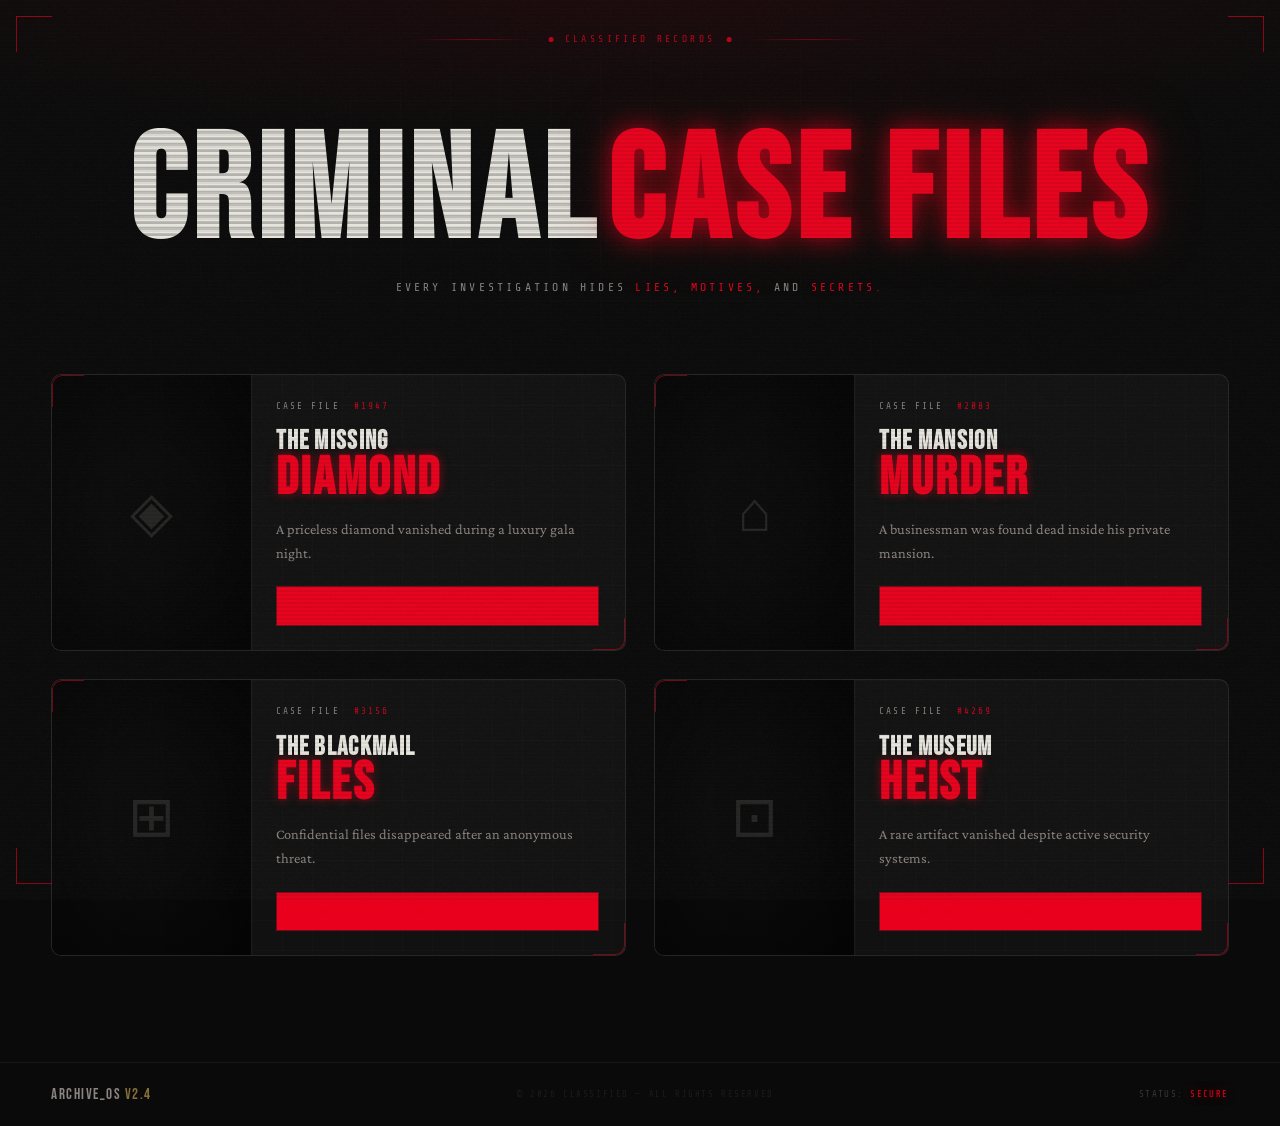
<file: index.html>
<!DOCTYPE html>
<html lang="en">
<head>
    <meta charset="UTF-8">
    <meta name="viewport" content="width=device-width, initial-scale=1.0">
    <title>Criminal Case Files | Classified Records</title>
    <link rel="preconnect" href="https://fonts.googleapis.com">
    <link rel="preconnect" href="https://fonts.gstatic.com" crossorigin>
    <link href="https://fonts.googleapis.com/css2?family=Bebas+Neue&family=Crimson+Pro:ital,wght@0,400;0,600;1,400&family=Share+Tech+Mono&display=swap" rel="stylesheet">
    <link rel="stylesheet" href="styles.css">
</head>
<body>

    <div class="noise-overlay"></div>
    <div class="scanlines"></div>

    <!-- Cinematic corner brackets -->
    <div class="corner corner--tl"></div>
    <div class="corner corner--tr"></div>
    <div class="corner corner--bl"></div>
    <div class="corner corner--br"></div>

    <!-- ═══════════════ HERO ═══════════════ -->
    <header class="archive-hero">
        <div class="hero-bg-grid"></div>

        <div class="classified-bar">
            <span class="cb-line"></span>
            <span class="cb-text">
                <span class="dot pulse-dot"></span>
                CLASSIFIED RECORDS
                <span class="dot pulse-dot"></span>
            </span>
            <span class="cb-line"></span>
        </div>

        <div class="archive-hero-content">
            <h1 class="archive-title">
                <span class="title-criminal">CRIMINAL</span>
                <span class="title-case-files">CASE FILES</span>
            </h1>
            <p class="hero-tagline">
                EVERY INVESTIGATION HIDES
                <em>LIES, MOTIVES,</em> AND <em>SECRETS.</em>
            </p>
        </div>
    </header>

    <!-- ═══════════════ CASES ═══════════════ -->
    <section class="case-selection">
        <div class="case-grid" id="case-grid">
            <!-- Cards injected by JS -->
        </div>
    </section>

    <!-- ═══════════════ FOOTER ═══════════════ -->
    <footer class="site-footer">
        <div class="footer-inner">
            <span class="footer-logo">ARCHIVE_OS <span class="footer-ver">v2.4</span></span>
            <span class="footer-copy">© 2026 CLASSIFIED — ALL RIGHTS RESERVED</span>
            <span class="footer-status">STATUS: <span class="status-live">SECURE</span></span>
        </div>
    </footer>
    <script src="cases.js"></script>
    <script src="index.js"></script>
    
</body>
</html>
</file>
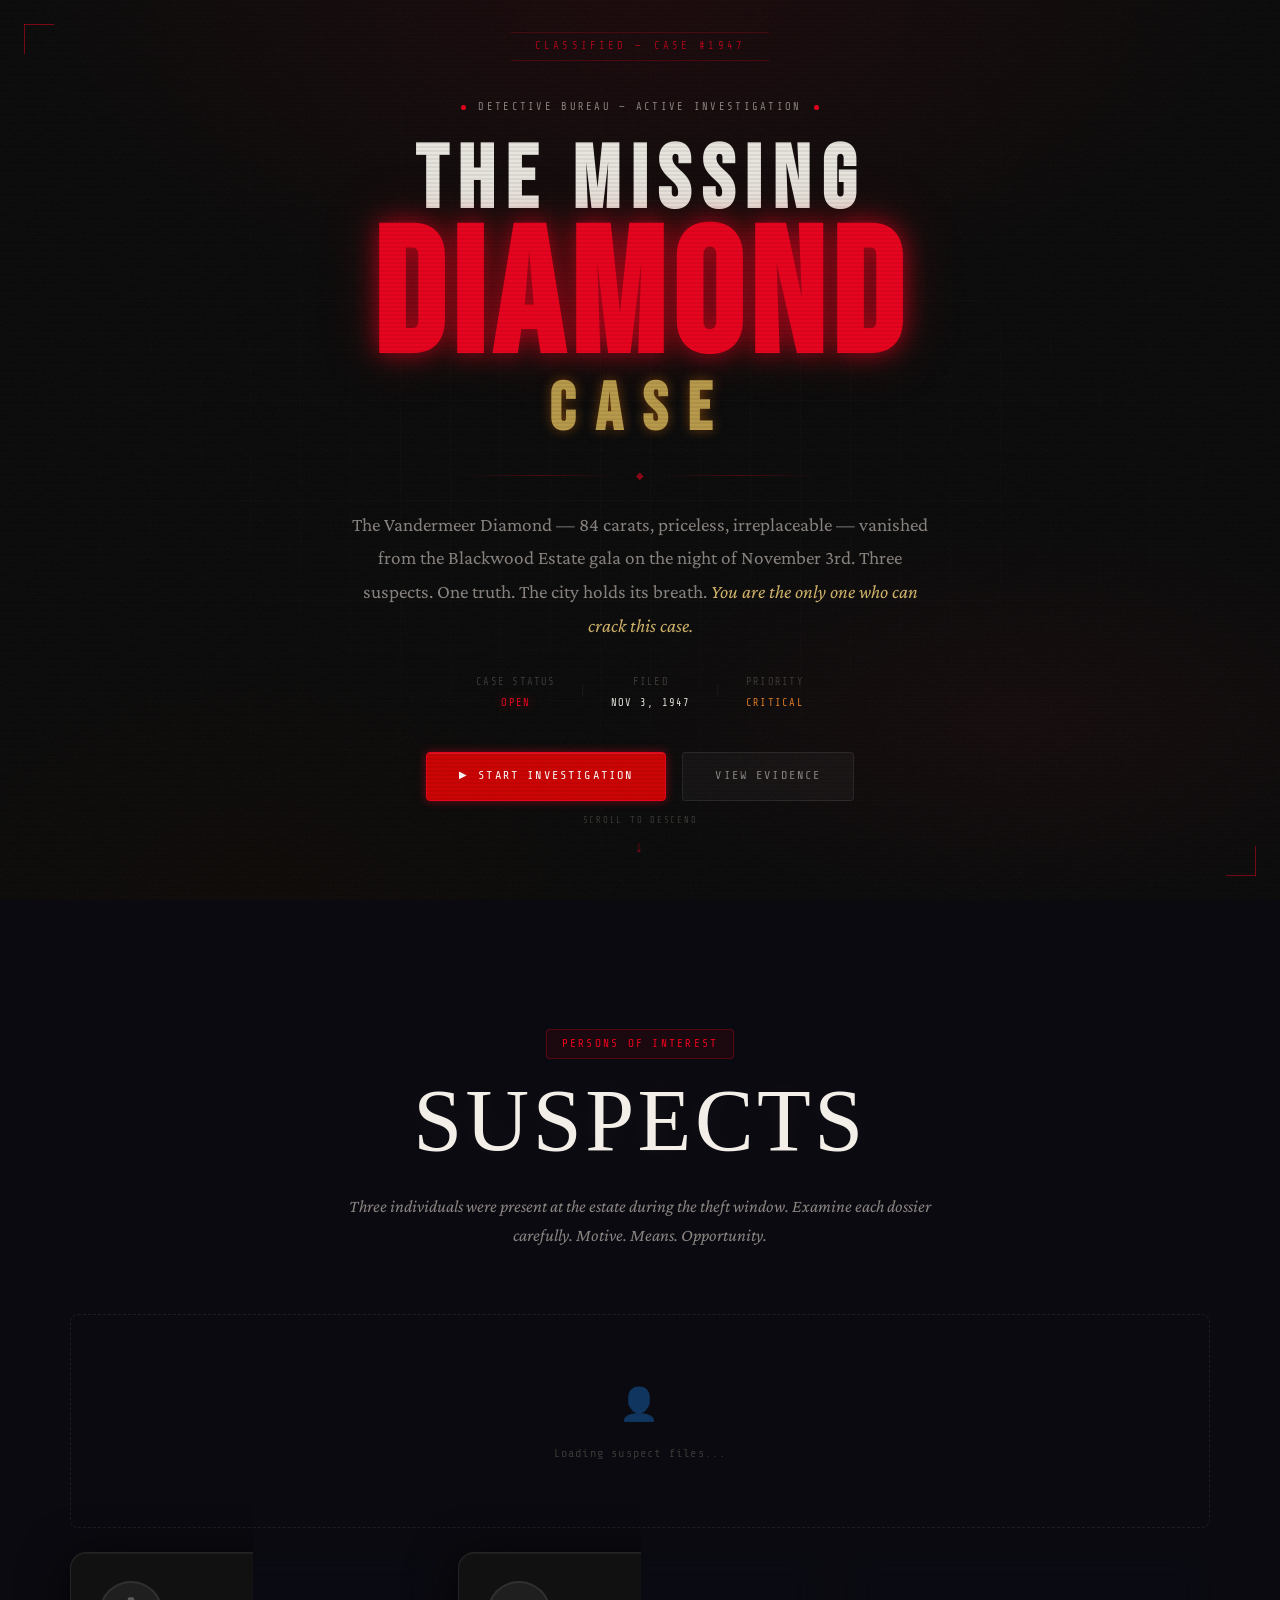
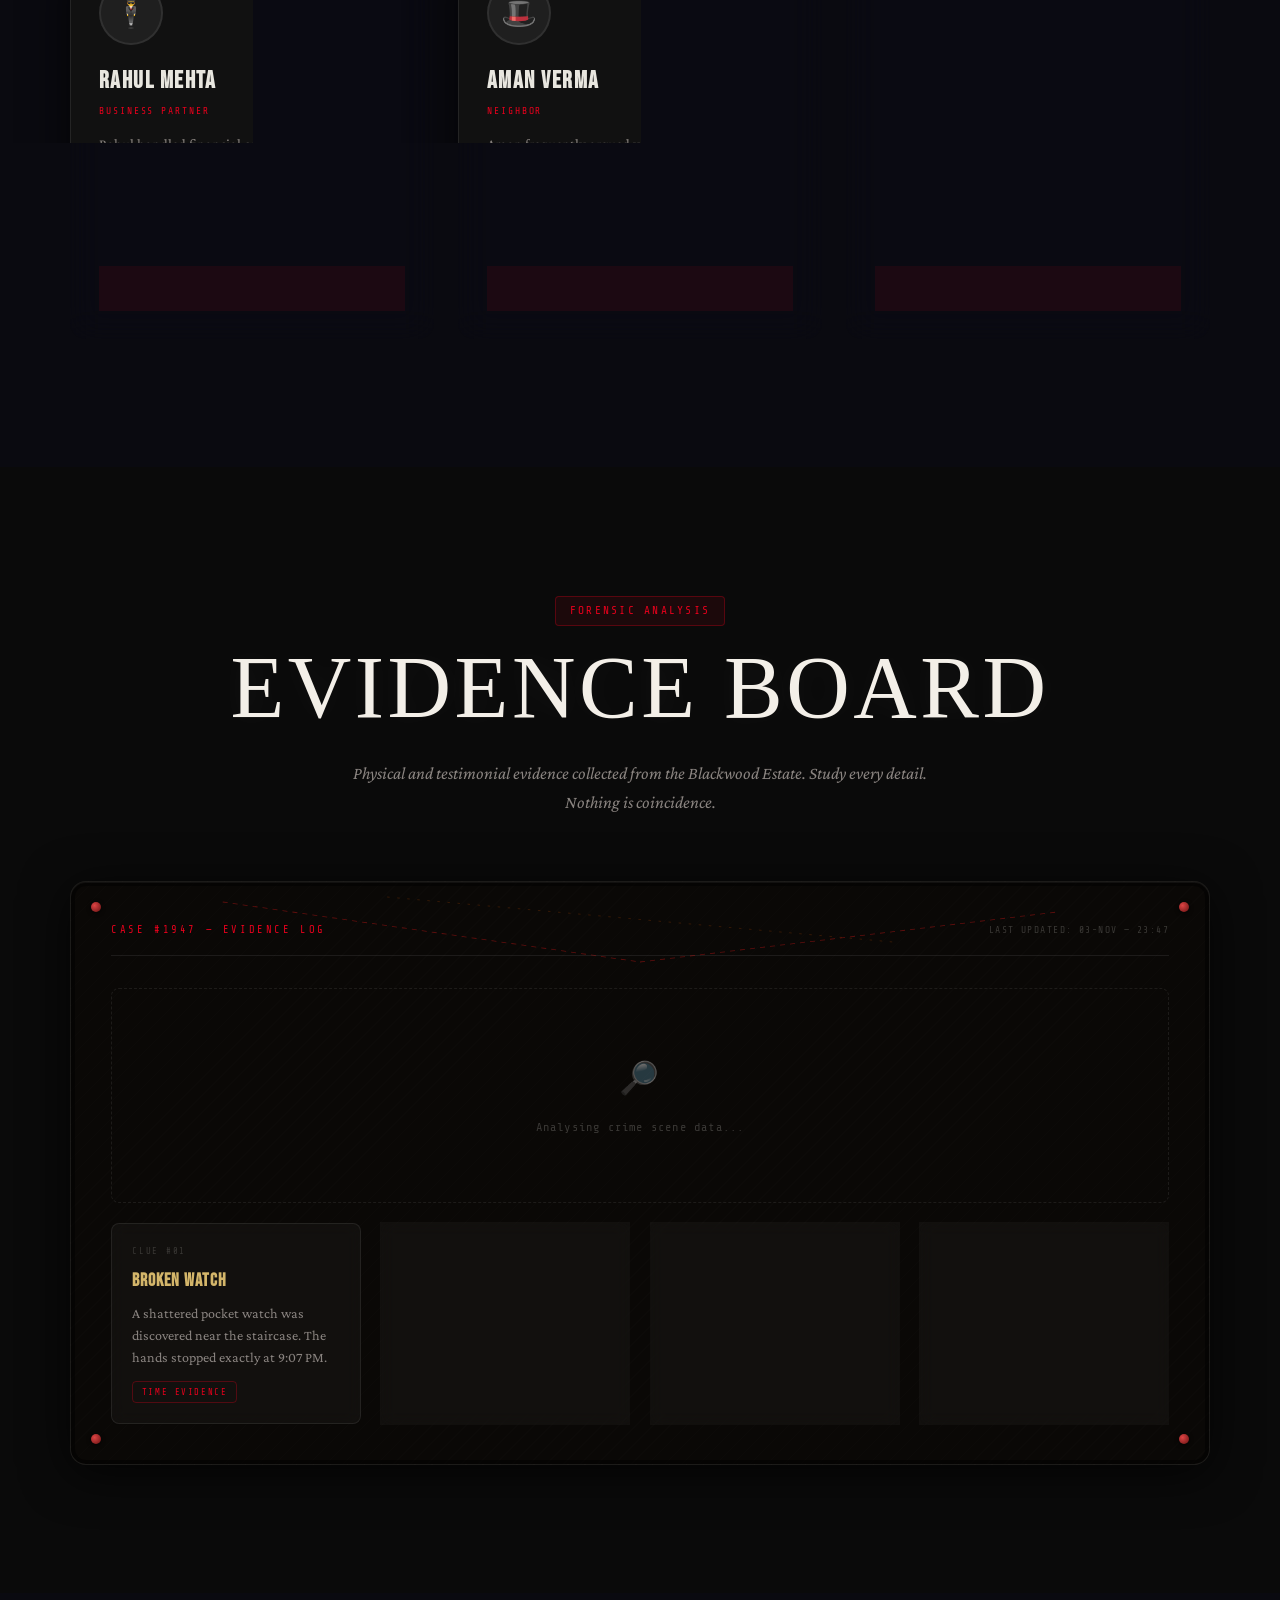
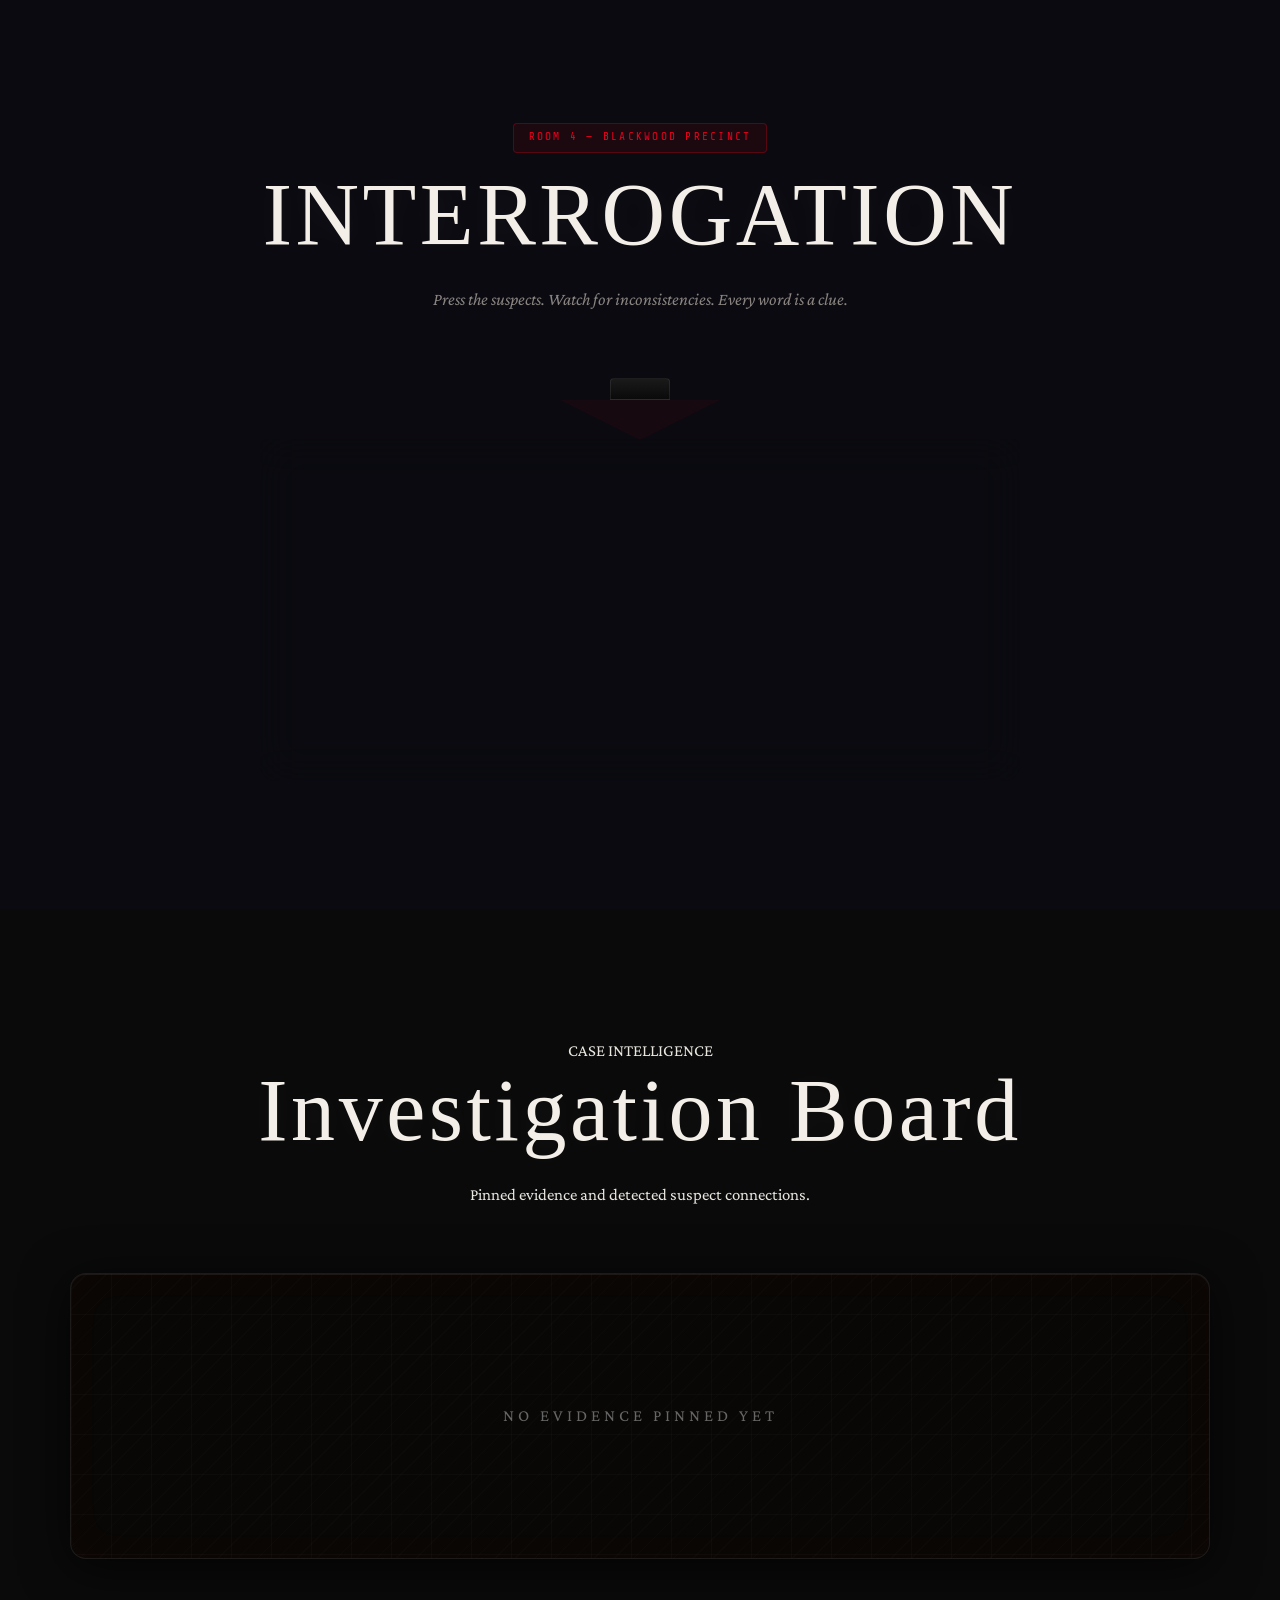
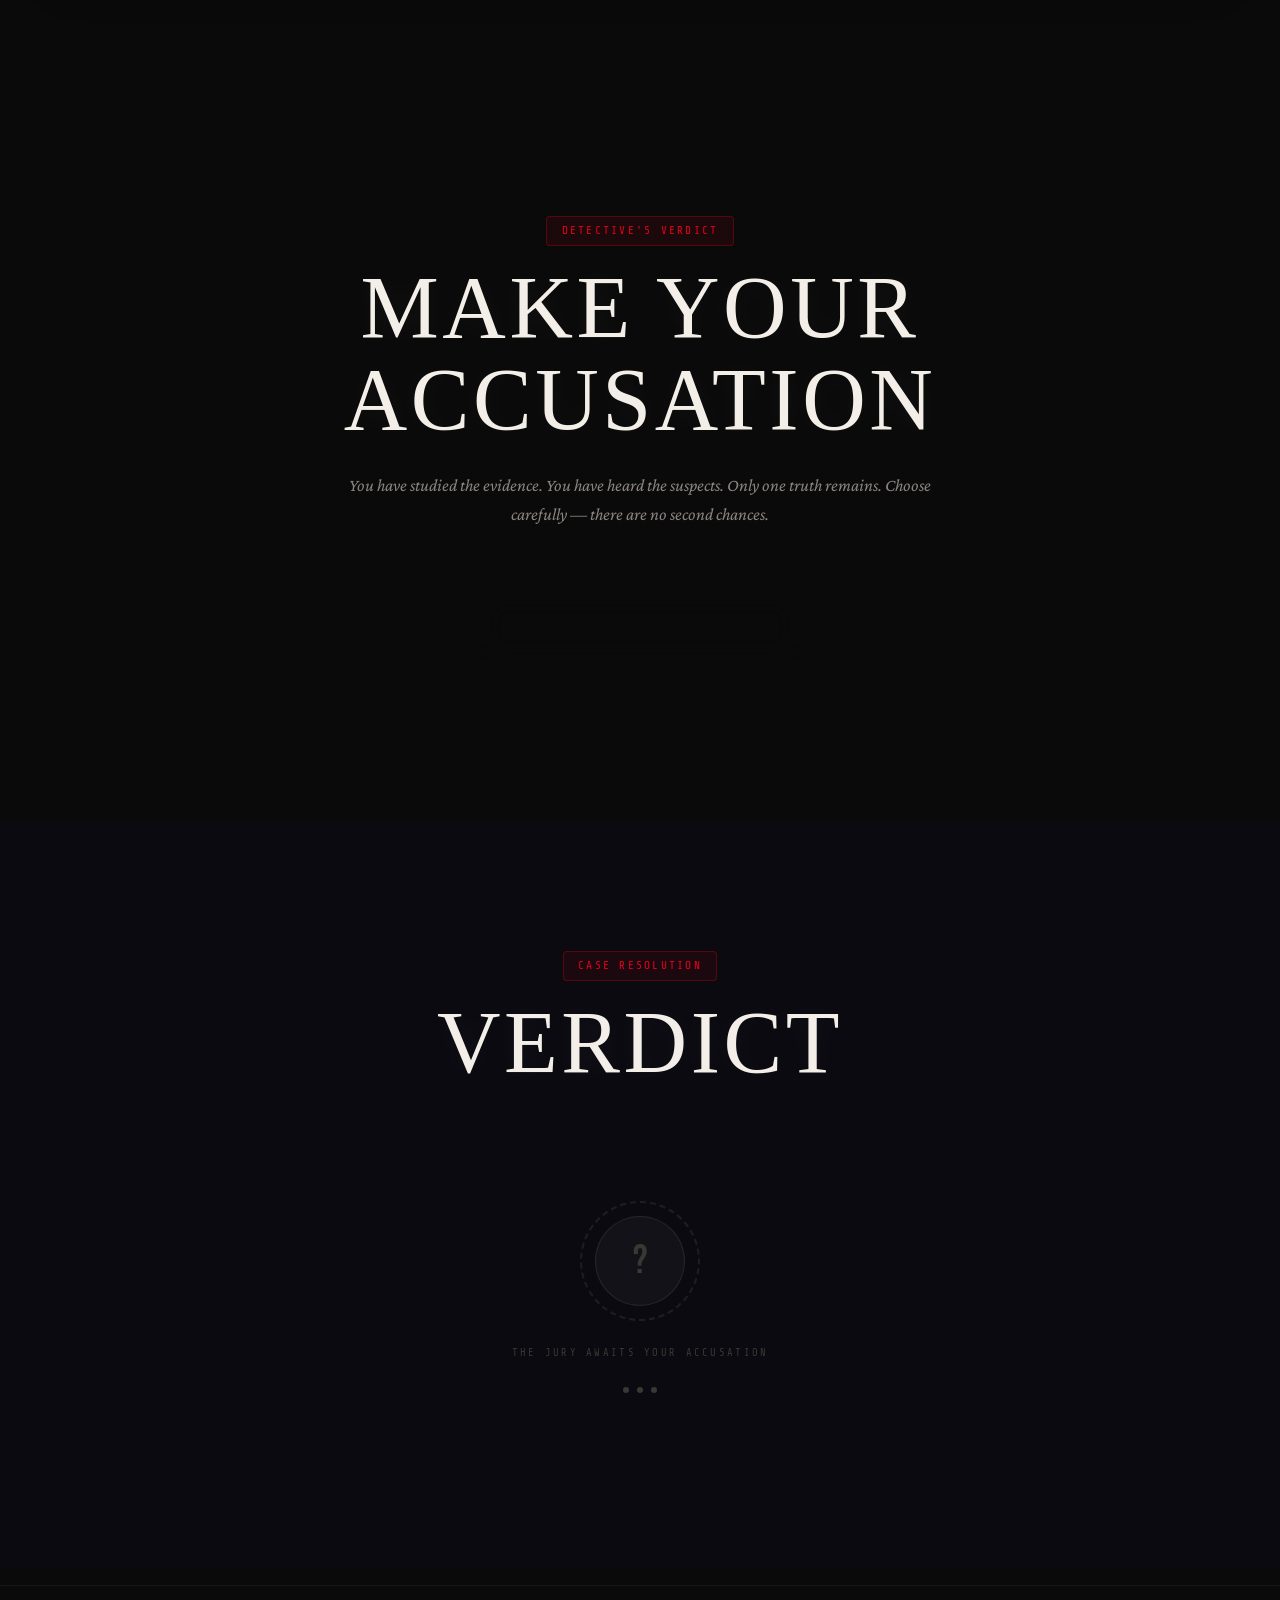
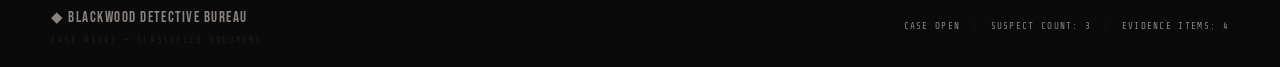
<file: case.html>
<!DOCTYPE html>
<html lang="en">
<head>
  <meta charset="UTF-8" />
  <meta name="viewport" content="width=device-width, initial-scale=1.0" />
  <title>The Missing Diamond Case</title>
  <link rel="stylesheet" href="styles.css" />

  <link rel="preconnect" href="https://fonts.googleapis.com" />
  <link href="https://fonts.googleapis.com/css2?family=Bebas+Neue&family=Share+Tech+Mono&family=Crimson+Pro:ital,wght@0,300;0,600;1,300&display=swap" rel="stylesheet" />
</head>
<body>

  <!-- ░░ NOISE OVERLAY ░░ -->
  <div class="noise-overlay" aria-hidden="true"></div>

  <!-- ░░ SCANLINE EFFECT ░░ -->
  <div class="scanlines" aria-hidden="true"></div>

  <!-- ══════════════════════════════════════
       SECTION 1 — HERO / INTRO
  ══════════════════════════════════════ -->
  <section id="hero-section" class="section hero-section">
    <div class="hero-bg-grid" aria-hidden="true"></div>

    <div class="hero-badge">CLASSIFIED — CASE #1947</div>

    <div class="hero-content">
      <div class="hero-eyebrow">
        <span class="dot pulse-dot"></span>
        <span>DETECTIVE BUREAU — ACTIVE INVESTIGATION</span>
        <span class="dot pulse-dot"></span>
      </div>

      <h1 class="hero-title" id="hero-title">
        <span class="title-line-1">THE MISSING</span>
        <span class="title-line-2">DIAMOND</span>
        <span class="title-line-3">CASE</span>
      </h1>

      <div class="hero-divider" aria-hidden="true">
        <span class="divider-line"></span>
        <span class="divider-icon">◆</span>
        <span class="divider-line"></span>
      </div>

      <p class="hero-description" id="hero-description">
        The Vandermeer Diamond — 84 carats, priceless, irreplaceable — vanished from the 
        Blackwood Estate gala on the night of November 3rd. Three suspects. One truth. 
        The city holds its breath. <em>You are the only one who can crack this case.</em>
      </p>

      <div class="hero-meta">
        <div class="meta-item">
          <span class="meta-label">CASE STATUS</span>
          <span class="meta-value status-open">OPEN</span>
        </div>
        <div class="meta-divider" aria-hidden="true">|</div>
        <div class="meta-item">
          <span class="meta-label">FILED</span>
          <span class="meta-value">NOV 3, 1947</span>
        </div>
        <div class="meta-divider" aria-hidden="true">|</div>
        <div class="meta-item">
          <span class="meta-label">PRIORITY</span>
          <span class="meta-value priority-critical">CRITICAL</span>
        </div>
      </div>

      <div class="hero-actions">
        <a href="#suspects-section" class="btn btn-primary" id="start-btn">
          <span class="btn-icon">▶</span>
          START INVESTIGATION
          <span class="btn-glow" aria-hidden="true"></span>
        </a>
        <a href="#clues-section" class="btn btn-ghost">
          VIEW EVIDENCE
        </a>
      </div>
    </div>

    <div class="hero-corner hero-corner--tl" aria-hidden="true">
      <span></span><span></span>
    </div>
    <div class="hero-corner hero-corner--br" aria-hidden="true">
      <span></span><span></span>
    </div>

    <div class="scroll-hint" aria-hidden="true">
      <span class="scroll-label">SCROLL TO DESCEND</span>
      <span class="scroll-arrow">↓</span>
    </div>
  </section>

  <!-- ══════════════════════════════════════
       SECTION 2 — SUSPECTS
  ══════════════════════════════════════ -->
  <section id="suspects-section" class="section suspects-section">
    <div class="section-header">
      <div class="section-tag">PERSONS OF INTEREST</div>
      <h2 class="section-title">SUSPECTS</h2>
      <p class="section-subtitle">
        Three individuals were present at the estate during the theft window. 
        Examine each dossier carefully. Motive. Means. Opportunity.
      </p>
    </div>

    <!-- JS will populate this container -->
    <div id="suspects-container" class="suspects-container" role="list" aria-label="Suspects list">
      <!-- Dynamic suspect cards injected here -->
      <div class="suspects-placeholder" aria-hidden="true">
        <span class="placeholder-icon">👤</span>
        <span class="placeholder-text">Loading suspect files...</span>
      </div>
    </div>
  </section>

  <!-- ══════════════════════════════════════
       SECTION 3 — CLUES / EVIDENCE BOARD
  ══════════════════════════════════════ -->
  <section id="clues-section" class="section clues-section">
    <div class="section-header">
      <div class="section-tag">FORENSIC ANALYSIS</div>
      <h2 class="section-title">EVIDENCE BOARD</h2>
      <p class="section-subtitle">
        Physical and testimonial evidence collected from the Blackwood Estate. 
        Study every detail. Nothing is coincidence.
      </p>
    </div>

    <!-- Evidence board background dressing -->
    <div class="evidence-board">
      <div class="board-header">
        <span class="board-label">CASE #1947 — EVIDENCE LOG</span>
        <span class="board-timestamp">LAST UPDATED: 03-NOV — 23:47</span>
      </div>

      <div class="board-pins" aria-hidden="true">
        <span class="pin pin--tl"></span>
        <span class="pin pin--tr"></span>
        <span class="pin pin--bl"></span>
        <span class="pin pin--br"></span>
      </div>

      <!-- JS will populate this -->
      <div id="clues-container" class="clues-container" role="list" aria-label="Clues and evidence">
        <!-- Dynamic clue cards injected here -->
        <div class="clues-placeholder" aria-hidden="true">
   <span class="placeholder-icon">🔎</span>
   <span class="placeholder-text">Analysing crime scene data...</span>
</div>
      </div>

      <!-- Static decorative string lines -->
      <svg class="board-strings" aria-hidden="true" viewBox="0 0 900 200" preserveAspectRatio="none">
        <line x1="120" y1="20" x2="450" y2="80" stroke="#ff1a1a" stroke-width="0.8" stroke-dasharray="4,4" opacity="0.35"/>
        <line x1="450" y1="80" x2="780" y2="30" stroke="#ff1a1a" stroke-width="0.8" stroke-dasharray="4,4" opacity="0.35"/>
        <line x1="250" y1="15" x2="650" y2="60" stroke="#ff6600" stroke-width="0.6" stroke-dasharray="2,6" opacity="0.25"/>
      </svg>
    </div>
  </section>

  <!-- ══════════════════════════════════════
       SECTION 4 — INTERROGATION
  ══════════════════════════════════════ -->
  <section id="interrogation-section" class="section interrogation-section">
    <div class="section-header">
      <div class="section-tag">ROOM 4 — BLACKWOOD PRECINCT</div>
      <h2 class="section-title">INTERROGATION</h2>
      <p class="section-subtitle">
        Press the suspects. Watch for inconsistencies. Every word is a clue.
      </p>
    </div>

    <div class="interrogation-frame">
      <div class="interrogation-lamp" aria-hidden="true">
        <div class="lamp-body"></div>
        <div class="lamp-beam"></div>
      </div>

      <!-- JS will populate this -->
      <div id="interrogation-container" class="interrogation-container" role="region" aria-label="Interrogation dialogue">
        <!-- Dynamic dialogues injected here -->
        <div class="interrogation-placeholder">
          <div class="int-placeholder-icon">🎙️</div>
          <p class="int-placeholder-text">Select a suspect to begin interrogation</p>
          <div class="int-placeholder-hint">AWAITING SUSPECT — ROOM IS EMPTY</div>
        </div>
      </div>
    </div>
  </section>

  <section class="case-board-section">

   <div class="section-header">

      <p class="section-label">
         CASE INTELLIGENCE
      </p>

      <h2 class="section-title">
         Investigation Board
      </h2>

      <p class="section-description">
         Pinned evidence and detected suspect connections.
      </p>

   </div>

   <div class="case-board-wrapper">
      
      <svg id="board-connections" aria-hidden="true"></svg>

      <div id="case-board">

         <div class="board-empty">
            NO EVIDENCE PINNED YET
         </div>

      </div>

   </div>

</section>

  <!-- ══════════════════════════════════════
       SECTION 5 — FINAL ACCUSATION
  ══════════════════════════════════════ -->
  <section id="accusation-section" class="section accusation-section">
    <div class="section-header">
      <div class="section-tag">DETECTIVE'S VERDICT</div>
      <h2 class="section-title">MAKE YOUR ACCUSATION</h2>
      <p class="section-subtitle">
        You have studied the evidence. You have heard the suspects. 
        Only one truth remains. Choose carefully — there are no second chances.
      </p>
    </div>

    <!-- JS will populate this -->
    <div id="accusation-container" class="accusation-container" role="region" aria-label="Final accusation area">
      <!-- Dynamic accusation buttons injected here -->
      <div class="accusation-placeholder">
        <div class="accusation-seal" aria-hidden="true">
          <span class="seal-text">OFFICIAL</span>
          <span class="seal-icon">⚖</span>
          <span class="seal-text">VERDICT</span>
        </div>
        <p class="accusation-hint">Complete the investigation to unlock your accusation.</p>
        <div class="accusation-warning">
          ⚠ WARNING: A false accusation will let the criminal walk free.
        </div>
      </div>
    </div>
  </section>

  <!-- ══════════════════════════════════════
       SECTION 6 — RESULT
  ══════════════════════════════════════ -->
  <section id="result-section" class="section result-section">
    <div class="section-header">
      <div class="section-tag">CASE RESOLUTION</div>
      <h2 class="section-title">VERDICT</h2>
    </div>

    <!-- JS will populate this -->
    <div id="result-container" class="result-container" role="region" aria-label="Case result" aria-live="polite">
      <!-- Will show "Case Solved" or "Criminal Escaped" -->
      <div class="result-placeholder">
        <div class="result-badge-ring" aria-hidden="true">
          <div class="result-badge-inner">
            <span class="result-badge-icon">?</span>
          </div>
        </div>
        <p class="result-await-text">THE JURY AWAITS YOUR ACCUSATION</p>
        <div class="result-dots" aria-hidden="true">
          <span class="rdot"></span>
          <span class="rdot"></span>
          <span class="rdot"></span>
        </div>
      </div>
    </div>
  </section>

  <!-- ░░ FOOTER ░░ -->
  <footer class="site-footer" id="site-footer">
    <div class="footer-inner">
      <div class="footer-left">
        <span class="footer-logo">◆ BLACKWOOD DETECTIVE BUREAU</span>
        <span class="footer-copy">CASE #1947 — CLASSIFIED DOCUMENT</span>
      </div>
      <div class="footer-right">
        <span class="footer-stat">CASE OPEN</span>
        <span class="footer-sep">|</span>
        <span class="footer-stat">SUSPECT COUNT: 3</span>
        <span class="footer-sep">|</span>
        <span class="footer-stat">EVIDENCE ITEMS: <span id="footer-clue-count">—</span></span>
      </div>
    </div>
  </footer>
    <script src="cases.js"></script>
    <script src="case.js"></script>
</body>
</html>
</file>
<file: styles.css>
/* ══════════════════════════════════════════════════════════
   THE MISSING DIAMOND CASE — style.css
   Detective Investigation Dashboard
   Dark / Neon-Red / Glassmorphism Theme
   ══════════════════════════════════════════════════════════ */

/* ─── CSS CUSTOM PROPERTIES ─── */
:root {
  /* Palette */
  --clr-bg:          #050508;
  --clr-bg-2:        #0a0a10;
  --clr-bg-card:     rgba(14, 14, 22, 0.72);
  --clr-surface:     rgba(255,255,255,0.035);
  --clr-surface-2:   rgba(255,255,255,0.06);

  --clr-red:         #e8001c;
  --clr-red-bright:  #ff1a35;
  --clr-red-glow:    rgba(232, 0, 28, 0.55);
  --clr-red-subtle:  rgba(232, 0, 28, 0.12);
  --clr-amber:       #c8660a;
  --clr-amber-light: #e07b20;
  --clr-gold:        #b89a4a;
  --clr-gold-light:  #d4b66a;

  --clr-text:        #e8e6df;
  --clr-text-dim:    #8a8480;
  --clr-text-faint:  #3a3835;
  --clr-border:      rgba(255,255,255,0.07);
  --clr-border-red:  rgba(232,0,28,0.3);

  /* Typography */
  --font-display:  'Bebas Neue', 'Impact', sans-serif;
  --font-mono:     'Share Tech Mono', 'Courier New', monospace;
  --font-body:     'Crimson Pro', Georgia, serif;

  /* Sizes */
  --radius-sm:   4px;
  --radius-md:   8px;
  --radius-lg:   16px;

  /* Shadows / Glows */
  --shadow-card:  0 8px 48px rgba(0,0,0,0.7), 0 1px 0 rgba(255,255,255,0.05) inset;
  --glow-red:     0 0 20px rgba(232,0,28,0.6), 0 0 60px rgba(232,0,28,0.25);
  --glow-red-sm:  0 0 10px rgba(232,0,28,0.4);
  --glow-amber:   0 0 12px rgba(200,102,10,0.5);

  /* Spacing */
  --section-pad: clamp(5rem, 10vw, 9rem);
  --container-max: 1140px;
}

/* ─── RESET ─── */
*, *::before, *::after { box-sizing: border-box; margin: 0; padding: 0; }
html { scroll-behavior: smooth; }
body {
  background-color: var(--clr-bg);
  color: var(--clr-text);
  font-family: var(--font-body);
  font-size: 1.05rem;
  line-height: 1.65;
  overflow-x: hidden;
  cursor: default;
}
a { text-decoration: none; color: inherit; }
ul { list-style: none; }
img { display: block; max-width: 100%; }

/* ─── GLOBAL TEXTURE OVERLAYS ─── */
.noise-overlay {
  position: fixed;
  inset: 0;
  pointer-events: none;
  z-index: 1000;
  opacity: 0.035;
  background-image: url("data:image/svg+xml,%3Csvg viewBox='0 0 256 256' xmlns='http://www.w3.org/2000/svg'%3E%3Cfilter id='n'%3E%3CfeTurbulence type='fractalNoise' baseFrequency='0.9' numOctaves='4' stitchTiles='stitch'/%3E%3C/filter%3E%3Crect width='100%25' height='100%25' filter='url(%23n)'/%3E%3C/svg%3E");
  background-size: 200px;
}
.scanlines {
  position: fixed;
  inset: 0;
  pointer-events: none;
  z-index: 999;
  background: repeating-linear-gradient(
    to bottom,
    transparent,
    transparent 2px,
    rgba(0,0,0,0.08) 2px,
    rgba(0,0,0,0.08) 4px
  );
}

/* ─── SECTION BASE ─── */
.section {
  position: relative;
  width: 100%;
  padding: var(--section-pad) clamp(1.25rem, 5vw, 3rem);
  overflow: hidden;
}

/* Subtle alternating backgrounds */
.suspects-section  { background: var(--clr-bg-2); }
.clues-section     { background: var(--clr-bg); }
.interrogation-section { background: var(--clr-bg-2); }
.accusation-section { background: var(--clr-bg); }
.result-section    { background: var(--clr-bg-2); }

/* ─── SECTION HEADER ─── */
.section-header {
  text-align: center;
  max-width: var(--container-max);
  margin: 0 auto clamp(2.5rem, 5vw, 4rem);
}
.section-tag {
  display: inline-block;
  font-family: var(--font-mono);
  font-size: 0.7rem;
  letter-spacing: 0.2em;
  color: var(--clr-red-bright);
  border: 1px solid var(--clr-border-red);
  background: var(--clr-red-subtle);
  padding: 0.3rem 0.9rem;
  border-radius: var(--radius-sm);
  margin-bottom: 1rem;
  text-transform: uppercase;
}
.section-title{

   font-size:clamp(3rem,7vw,5.5rem);

   font-weight:500;

   letter-spacing:0.04em;

   line-height:1.05;

   color:#f3efe8;

   text-align:center;

   margin-bottom:24px;

   font-family:
   "Cormorant Garamond",
   serif;

   text-shadow:
   0 0 25px rgba(255,255,255,0.05);
}
.section-subtitle {
  font-family: var(--font-body);
  font-style: italic;
  color: var(--clr-text-dim);
  font-size: clamp(0.95rem, 1.5vw, 1.1rem);
  max-width: 600px;
  margin: 0 auto;
}

/* ════════════════════════════════════════
   HERO SECTION
   ════════════════════════════════════════ */
.hero-section {
  min-height: 100svh;
  display: flex;
  flex-direction: column;
  align-items: center;
  justify-content: center;
  text-align: center;
  padding: 0 clamp(1.5rem, 6vw, 4rem);
  background:
    radial-gradient(ellipse 80% 60% at 50% 0%,   rgba(232,0,28,0.08) 0%, transparent 60%),
    radial-gradient(ellipse 60% 40% at 80% 80%,   rgba(100,20,30,0.12) 0%, transparent 55%),
    radial-gradient(ellipse 50% 50% at 20% 100%,  rgba(20,10,5,0.4)   0%, transparent 60%),
    var(--clr-bg);
}

/* Grid overlay */
.hero-bg-grid {
  position: absolute;
  inset: 0;
  background-image:
    linear-gradient(rgba(255,255,255,0.022) 1px, transparent 1px),
    linear-gradient(90deg, rgba(255,255,255,0.022) 1px, transparent 1px);
  background-size: 60px 60px;
  mask-image: radial-gradient(ellipse 80% 80% at center, black 30%, transparent 80%);
}

.hero-badge {
  position: absolute;
  top: 2rem;
  left: 50%;
  transform: translateX(-50%);
  font-family: var(--font-mono);
  font-size: 0.65rem;
  letter-spacing: 0.3em;
  color: var(--clr-red-bright);
  opacity: 0.7;
  border-top: 1px solid var(--clr-border-red);
  border-bottom: 1px solid var(--clr-border-red);
  padding: 0.3rem 1.5rem;
  white-space: nowrap;
}

.hero-content {
  position: relative;
  z-index: 2;
  max-width: 820px;
}

.hero-eyebrow {
  display: flex;
  align-items: center;
  justify-content: center;
  gap: 0.75rem;
  font-family: var(--font-mono);
  font-size: 0.65rem;
  letter-spacing: 0.22em;
  color: var(--clr-text-dim);
  text-transform: uppercase;
  margin-bottom: 1.5rem;
}
.dot {
  width: 6px;
  height: 6px;
  border-radius: 50%;
  background: var(--clr-red-bright);
  display: inline-block;
  flex-shrink: 0;
}
.pulse-dot {
  animation: pulse-red 2s ease-in-out infinite;
}
@keyframes pulse-red {
  0%, 100% { box-shadow: 0 0 0 0 var(--clr-red-glow); }
  50%       { box-shadow: 0 0 0 6px rgba(232,0,28,0); }
}

/* Hero Title */
.hero-title {
  display: flex;
  flex-direction: column;
  align-items: center;
  line-height: 0.95;
  margin-bottom: 1.5rem;
}
.title-line-1 {
  font-family: var(--font-display);
  font-size: clamp(2.8rem, 8vw, 5.5rem);
  letter-spacing: 0.12em;
  color: var(--clr-text);
  opacity: 0.9;
  animation: fade-up 0.8s ease both;
}
.title-line-2 {
  font-family: var(--font-display);
  font-size: clamp(5rem, 16vw, 11rem);
  letter-spacing: 0.04em;
  color: var(--clr-red-bright);
  text-shadow: var(--glow-red);
  line-height: 0.88;
  animation: fade-up 0.8s 0.15s ease both;
}
.title-line-3 {
  font-family: var(--font-display);
  font-size: clamp(2rem, 6vw, 4.2rem);
  letter-spacing: 0.3em;
  color: var(--clr-gold);
  text-shadow: var(--glow-amber);
  animation: fade-up 0.8s 0.3s ease both;
}
@keyframes fade-up {
  from { opacity: 0; transform: translateY(24px); }
  to   { opacity: 1; transform: translateY(0); }
}

/* Hero Divider */
.hero-divider {
  display: flex;
  align-items: center;
  gap: 1rem;
  margin: 1.5rem auto;
  max-width: 360px;
}
.divider-line {
  flex: 1;
  height: 1px;
  background: linear-gradient(90deg, transparent, var(--clr-border-red), transparent);
}
.divider-icon {
  font-size: 0.65rem;
  color: var(--clr-red-bright);
  opacity: 0.6;
}

.hero-description {
  font-family: var(--font-body);
  font-size: clamp(1rem, 1.8vw, 1.2rem);
  color: var(--clr-text-dim);
  max-width: 580px;
  margin: 0 auto 2rem;
  line-height: 1.75;
  animation: fade-up 0.8s 0.45s ease both;
}
.hero-description em { color: var(--clr-gold-light); font-style: italic; }

/* Hero Meta */
.hero-meta {
  display: flex;
  align-items: center;
  justify-content: center;
  gap: 1.5rem;
  flex-wrap: wrap;
  margin-bottom: 2.5rem;
  font-family: var(--font-mono);
  font-size: 0.65rem;
  letter-spacing: 0.12em;
  animation: fade-up 0.8s 0.6s ease both;
}
.meta-item { display: flex; flex-direction: column; gap: 0.2rem; }
.meta-label { color: var(--clr-text-faint); }
.meta-value { color: var(--clr-text); }
.meta-value.status-open  { color: var(--clr-red-bright); text-shadow: var(--glow-red-sm); }
.meta-value.priority-critical { color: var(--clr-amber-light); }
.meta-divider { color: var(--clr-text-faint); opacity: 0.4; }

/* Hero Actions */
.hero-actions {
  display: flex;
  align-items: center;
  justify-content: center;
  gap: 1rem;
  flex-wrap: wrap;
  animation: fade-up 0.8s 0.75s ease both;
}

/* Buttons */
.btn {
  position: relative;
  display: inline-flex;
  align-items: center;
  gap: 0.6rem;
  font-family: var(--font-mono);
  font-size: 0.75rem;
  letter-spacing: 0.18em;
  text-transform: uppercase;
  padding: 0.85rem 2rem;
  border-radius: var(--radius-sm);
  cursor: pointer;
  transition: transform 0.2s ease, box-shadow 0.2s ease, background 0.2s ease;
  overflow: hidden;
  border: 1px solid transparent;
}
.btn-primary {
  background: var(--clr-red);
  color: #fff;
  border-color: var(--clr-red-bright);
  box-shadow: var(--glow-red-sm), inset 0 1px 0 rgba(255,255,255,0.1);
}
.btn-primary:hover {
  transform: translateY(-2px);
  box-shadow: var(--glow-red), inset 0 1px 0 rgba(255,255,255,0.15);
}
.btn-primary:active { transform: translateY(0); }
.btn-glow {
  position: absolute;
  inset: -2px;
  border-radius: inherit;
  background: radial-gradient(ellipse at center, rgba(255,100,100,0.3), transparent 70%);
  opacity: 0;
  transition: opacity 0.3s;
  pointer-events: none;
}
.btn-primary:hover .btn-glow { opacity: 1; }
.btn-icon { font-size: 0.6rem; }

.btn-ghost {
  background: var(--clr-surface);
  color: var(--clr-text-dim);
  border-color: var(--clr-border);
  backdrop-filter: blur(8px);
}
.btn-ghost:hover {
  background: var(--clr-surface-2);
  color: var(--clr-text);
  border-color: rgba(255,255,255,0.15);
  transform: translateY(-2px);
}

/* Hero corner brackets */
.hero-corner { position: absolute; width: 30px; height: 30px; }
.hero-corner span {
  position: absolute;
  background: var(--clr-red-bright);
  opacity: 0.5;
}
.hero-corner--tl { top: 1.5rem; left: 1.5rem; }
.hero-corner--tl span:first-child { width: 100%; height: 1px; top: 0; left: 0; }
.hero-corner--tl span:last-child  { width: 1px; height: 100%; top: 0; left: 0; }
.hero-corner--br { bottom: 1.5rem; right: 1.5rem; }
.hero-corner--br span:first-child { width: 100%; height: 1px; bottom: 0; right: 0; }
.hero-corner--br span:last-child  { width: 1px; height: 100%; bottom: 0; right: 0; }

/* Scroll hint */
.scroll-hint {
  position: absolute;
  bottom: 2.5rem;
  left: 50%;
  transform: translateX(-50%);
  display: flex;
  flex-direction: column;
  align-items: center;
  gap: 0.4rem;
  font-family: var(--font-mono);
  font-size: 0.55rem;
  letter-spacing: 0.2em;
  color: var(--clr-text-faint);
  animation: scroll-bob 2.5s ease-in-out infinite;
}
.scroll-arrow { font-size: 1rem; color: var(--clr-red-bright); opacity: 0.6; }
@keyframes scroll-bob {
  0%, 100% { transform: translateX(-50%) translateY(0); }
  50%       { transform: translateX(-50%) translateY(6px); }
}

/* ════════════════════════════════════════
   SUSPECTS SECTION
   ════════════════════════════════════════ */
.suspects-container {
  display: grid;
  grid-template-columns: repeat(auto-fit, minmax(min(100%, 300px), 1fr));
  gap: 1.5rem;
  max-width: var(--container-max);
  margin: 0 auto;
}

/* Placeholder shown before JS runs */
.suspects-placeholder,
.clues-placeholder {
  grid-column: 1 / -1;
  display: flex;
  flex-direction: column;
  align-items: center;
  gap: 0.75rem;
  padding: 4rem 2rem;
  color: var(--clr-text-faint);
  font-family: var(--font-mono);
  font-size: 0.75rem;
  letter-spacing: 0.1em;
  border: 1px dashed var(--clr-border);
  border-radius: var(--radius-md);
}
.placeholder-icon { font-size: 2rem; opacity: 0.4; }

/* JS-injected suspect cards should look like these */
.suspect-card {
  background: var(--clr-bg-card);
  backdrop-filter: blur(16px) saturate(140%);
  -webkit-backdrop-filter: blur(16px) saturate(140%);
  border: 1px solid var(--clr-border);
  border-radius: var(--radius-lg);
  padding: 1.75rem;
  box-shadow: var(--shadow-card);
  transition: transform 0.3s ease, border-color 0.3s ease, box-shadow 0.3s ease;
  position: relative;
  overflow: hidden;
  display: flex;
  flex-direction: column;
}
.suspect-card::before {
  content: '';
  position: absolute;
  top: 0; left: 0; right: 0;
  height: 2px;
  background: linear-gradient(90deg, transparent, var(--clr-red), transparent);
  opacity: 0;
  transition: opacity 0.3s;
}
.suspect-card:hover {
  transform: translateY(-6px);
  border-color: var(--clr-border-red);
  box-shadow: var(--shadow-card), var(--glow-red-sm);
}
.suspect-card:hover::before { opacity: 1; }

.suspect-card__avatar {
  width: 64px;
  height: 64px;
  border-radius: 50%;
  background: var(--clr-surface-2);
  border: 2px solid var(--clr-border);
  display: flex;
  align-items: center;
  justify-content: center;
  font-size: 1.8rem;
  margin-bottom: 1rem;
  transition: border-color 0.3s;
}
.suspect-card:hover .suspect-card__avatar { border-color: var(--clr-red-bright); }

.suspect-card__name {
  font-family: var(--font-display);
  font-size: 1.5rem;
  letter-spacing: 0.06em;
  color: var(--clr-text);
  margin-bottom: 0.2rem;
}
.suspect-card__role {
  font-family: var(--font-mono);
  font-size: 0.6rem;
  letter-spacing: 0.2em;
  color: var(--clr-red-bright);
  text-transform: uppercase;
  margin-bottom: 0.8rem;
}
.suspect-card__desc {
  font-family: var(--font-body);
  font-size: 0.92rem;
  color: var(--clr-text-dim);
  line-height: 1.6;
  margin-bottom: 1.2rem;
}
.suspect-card__motive-label {
  font-family: var(--font-mono);
  font-size: 0.58rem;
  letter-spacing: 0.2em;
  color: var(--clr-text-faint);
  text-transform: uppercase;
  margin-bottom: 0.3rem;
}
.suspect-card__motive {
  font-family: var(--font-body);
  font-style: italic;
  color: var(--clr-amber-light);
  font-size: 0.9rem;
}
.suspect-card__btn {
  margin-top: auto;
  width: 100%;
  padding: 0.9rem 1rem;
  border: 1px solid var(--clr-red-bright);
  background: rgba(232, 0, 28, 0.08);
  color: var(--clr-red-bright);
  font-family: var(--font-mono);
  font-size: 0.7rem;
  letter-spacing: 0.18em;
  text-transform: uppercase;
  cursor: pointer;
  border-radius: var(--radius-sm);
  transition: all 0.25s ease;
  backdrop-filter: blur(6px);
}

.suspect-card__btn:hover {
  background: var(--clr-red);
  color: white;
  box-shadow: var(--glow-red-sm);
  transform: translateY(-2px);
}

.suspect-card__btn:active {
  transform: translateY(0);
}

/* ════════════════════════════════════════
   CLUES / EVIDENCE SECTION
   ════════════════════════════════════════ */
.evidence-board {
  max-width: var(--container-max);
  margin: 0 auto;
  background:
    repeating-linear-gradient(
      -45deg,
      rgba(255,255,255,0.012) 0px, rgba(255,255,255,0.012) 1px,
      transparent 1px, transparent 12px
    ),
    rgba(10, 8, 6, 0.8);
  border: 1px solid var(--clr-border);
  border-radius: var(--radius-lg);
  padding: 2.5rem;
  position: relative;
  box-shadow: var(--shadow-card), 0 0 0 4px rgba(0,0,0,0.5) inset;
}

.board-header {
  display: flex;
  justify-content: space-between;
  align-items: center;
  flex-wrap: wrap;
  gap: 0.5rem;
  margin-bottom: 2rem;
  padding-bottom: 1rem;
  border-bottom: 1px solid var(--clr-border);
}
.board-label {
  font-family: var(--font-mono);
  font-size: 0.65rem;
  letter-spacing: 0.25em;
  color: var(--clr-red-bright);
}
.board-timestamp {
  font-family: var(--font-mono);
  font-size: 0.6rem;
  letter-spacing: 0.15em;
  color: var(--clr-text-faint);
}

/* Pin decorations */
.board-pins { pointer-events: none; }
.pin {
  position: absolute;
  width: 10px;
  height: 10px;
  border-radius: 50%;
  background: radial-gradient(circle at 35% 35%, #d44, #611);
  box-shadow: 0 1px 4px rgba(0,0,0,0.8);
}
.pin--tl { top: 1.25rem;  left: 1.25rem;  }
.pin--tr { top: 1.25rem;  right: 1.25rem; }
.pin--bl { bottom: 1.25rem; left: 1.25rem; }
.pin--br { bottom: 1.25rem; right: 1.25rem; }

.clues-container {
  display: grid;
  grid-template-columns: repeat(auto-fill, minmax(min(100%, 240px), 1fr));
  gap: 1.25rem;
  position: relative;
  z-index: 1;
}

/* JS-injected clue cards */
.clue-card {
  background: var(--clr-surface);
  backdrop-filter: blur(8px);
  border: 1px solid var(--clr-border);
  border-radius: var(--radius-md);
  padding: 1.25rem;
  transition: transform 0.25s ease, border-color 0.25s ease, box-shadow 0.25s ease;
  position: relative;
}
.clue-card:hover {
  transform: rotate(0deg) translateY(-4px);
  border-color: var(--clr-gold);
  box-shadow: 0 6px 30px rgba(0,0,0,0.6), 0 0 12px rgba(184,154,74,0.25);
}
.clue-card__number {
  font-family: var(--font-mono);
  font-size: 0.55rem;
  letter-spacing: 0.2em;
  color: var(--clr-text-faint);
  margin-bottom: 0.5rem;
}
.clue-card__title {
  font-family: var(--font-display);
  font-size: 1.1rem;
  letter-spacing: 0.05em;
  color: var(--clr-gold-light);
  margin-bottom: 0.5rem;
}
.clue-card__desc {
  font-family: var(--font-body);
  font-size: 0.88rem;
  color: var(--clr-text-dim);
  line-height: 1.55;
}
.clue-card__tag {
  display: inline-block;
  margin-top: 0.75rem;
  font-family: var(--font-mono);
  font-size: 0.55rem;
  letter-spacing: 0.18em;
  color: var(--clr-red-bright);
  border: 1px solid var(--clr-border-red);
  padding: 0.2rem 0.55rem;
  border-radius: var(--radius-sm);
  text-transform: uppercase;
}

/* Board string decoration */
.board-strings {
  position: absolute;
  top: 0; left: 0;
  width: 100%; height: 200px;
  pointer-events: none;
  z-index: 0;
}

/* ════════════════════════════════════════
   INTERROGATION SECTION
   ════════════════════════════════════════ */
.interrogation-frame {
  max-width: 760px;
  margin: 0 auto;
  position: relative;
}

/* Decorative overhead lamp */
.interrogation-lamp {
  display: flex;
  flex-direction: column;
  align-items: center;
  margin-bottom: -1px;
  pointer-events: none;
}
.lamp-body {
  width: 60px;
  height: 22px;
  background: linear-gradient(180deg, #1a1a1a, #0a0a0a);
  border: 1px solid rgba(255,255,255,0.08);
  border-radius: 4px 4px 0 0;
  position: relative;
}
.lamp-beam {
  width: 0;
  height: 0;
  border-left:  80px solid transparent;
  border-right: 80px solid transparent;
  border-top:   40px solid rgba(232,0,28,0.06);
  margin-top: 0;
}

.interrogation-container {
  background: var(--clr-bg-card);
  backdrop-filter: blur(20px);
  border: 1px solid var(--clr-border);
  border-radius: 0 0 var(--radius-lg) var(--radius-lg);
  padding: clamp(1.5rem, 4vw, 2.5rem);
  min-height: 320px;
  box-shadow: var(--shadow-card), 0 0 80px rgba(232,0,28,0.04) inset;
  position: relative;
}

/* Placeholder */
.interrogation-placeholder {
  display: flex;
  flex-direction: column;
  align-items: center;
  justify-content: center;
  height: 100%;
  min-height: 260px;
  gap: 1rem;
  text-align: center;
}
.int-placeholder-icon { font-size: 2.5rem; opacity: 0.3; }
.int-placeholder-text {
  font-family: var(--font-body);
  font-style: italic;
  color: var(--clr-text-dim);
  font-size: 1.1rem;
}
.int-placeholder-hint {
  font-family: var(--font-mono);
  font-size: 0.6rem;
  letter-spacing: 0.2em;
  color: var(--clr-text-faint);
}

/* JS-injected dialogue bubbles */
.dialogue-bubble {
  background: var(--clr-surface);
  border: 1px solid var(--clr-border);
  border-radius: var(--radius-md);
  padding: 1.1rem 1.4rem;
  margin-bottom: 1rem;
  position: relative;
  animation: dialogue-in 0.3s ease both;
}
@keyframes dialogue-in {
  from { opacity: 0; transform: translateX(-8px); }
  to   { opacity: 1; transform: translateX(0); }
}
.dialogue-bubble--detective {
  border-color: var(--clr-border-red);
  background: rgba(232,0,28,0.05);
  margin-right: 2rem;
}
.dialogue-bubble--suspect {
  margin-left: 2rem;
}
.dialogue-speaker {
  font-family: var(--font-mono);
  font-size: 0.58rem;
  letter-spacing: 0.2em;
  color: var(--clr-red-bright);
  text-transform: uppercase;
  margin-bottom: 0.4rem;
}
.dialogue-bubble--suspect .dialogue-speaker { color: var(--clr-gold); }
.dialogue-text {
  font-family: var(--font-body);
  font-size: 1rem;
  color: var(--clr-text);
  line-height: 1.6;
}

.evidence-card {
  margin-top: 1.8rem;
  padding: 1.5rem;

  background: rgba(255, 180, 60, 0.05);
  backdrop-filter: blur(14px);

  border: 1px solid rgba(255, 180, 60, 0.18);
  border-left: 4px solid var(--clr-gold);

  border-radius: var(--radius-md);

  box-shadow:
    0 0 25px rgba(255, 180, 60, 0.08),
    inset 0 0 20px rgba(255, 180, 60, 0.03);

  animation: evidenceReveal 0.45s ease;
}

.evidence-title {
  font-family: var(--font-mono);
  font-size: 0.68rem;
  letter-spacing: 0.22em;
  text-transform: uppercase;

  color: var(--clr-gold);

  margin-bottom: 0.9rem;
}

.evidence-text {
  font-family: var(--font-body);
  font-size: 1rem;
  line-height: 1.7;

  color: var(--clr-text);
}

@keyframes evidenceReveal {
  from {
    opacity: 0;
    transform: translateY(10px);
  }
  to {
    opacity: 1;
    transform: translateY(0);
  }
}

/* ════════════════════════════════════════
   FINAL ACCUSATION SECTION
   ════════════════════════════════════════ */
.accusation-container {
  max-width: 700px;
  margin: 0 auto;
}

.accusation-placeholder {
  background: var(--clr-bg-card);
  backdrop-filter: blur(14px);
  border: 1px solid var(--clr-border);
  border-radius: var(--radius-lg);
  padding: 3rem 2rem;
  text-align: center;
  box-shadow: var(--shadow-card);
}

.accusation-seal {
  display: inline-flex;
  align-items: center;
  gap: 0.75rem;
  border: 2px solid var(--clr-gold);
  border-radius: 50px;
  padding: 0.5rem 1.5rem;
  margin-bottom: 1.5rem;
  box-shadow: var(--glow-amber);
}
.seal-text {
  font-family: var(--font-mono);
  font-size: 0.6rem;
  letter-spacing: 0.25em;
  color: var(--clr-gold);
  text-transform: uppercase;
}
.seal-icon {
  font-size: 1.2rem;
  color: var(--clr-gold-light);
}
.accusation-hint {
  font-family: var(--font-body);
  font-style: italic;
  color: var(--clr-text-dim);
  margin-bottom: 1.5rem;
}
.accusation-warning {
  font-family: var(--font-mono);
  font-size: 0.62rem;
  letter-spacing: 0.12em;
  color: var(--clr-amber-light);
  background: rgba(200,102,10,0.08);
  border: 1px solid rgba(200,102,10,0.2);
  border-radius: var(--radius-sm);
  padding: 0.6rem 1rem;
  display: inline-block;
}

/* JS-injected accusation buttons */
.accusation-grid {
  display: grid;
  grid-template-columns: repeat(auto-fit, minmax(180px, 1fr));
  gap: 1rem;
  margin-bottom: 2rem;
}
.accuse-btn {
  padding: 1.25rem 1rem;
  background: var(--clr-bg-card);
  backdrop-filter: blur(12px);
  border: 1px solid var(--clr-border);
  border-radius: var(--radius-md);
  font-family: var(--font-display);
  font-size: 1.2rem;
  letter-spacing: 0.05em;
  color: var(--clr-text);
  cursor: pointer;
  text-align: center;
  transition: all 0.25s ease;
  display: flex;
  flex-direction: column;
  gap: 0.3rem;
  align-items: center;
}
.accuse-btn:hover {
  border-color: var(--clr-red-bright);
  background: var(--clr-red-subtle);
  box-shadow: var(--glow-red-sm);
  transform: translateY(-3px);
  color: #fff;
}
.accuse-btn:active { transform: translateY(0); }
.accuse-btn .accuse-label {
  font-family: var(--font-mono);
  font-size: 0.55rem;
  letter-spacing: 0.18em;
  color: var(--clr-red-bright);
  text-transform: uppercase;
}

.accusation-locked {
  max-width: 520px;
  margin: 0 auto;
  padding: 1.5rem 2rem;

  background: rgba(232, 0, 28, 0.06);
  backdrop-filter: blur(14px);

  border: 1px solid rgba(232, 0, 28, 0.25);
  border-radius: var(--radius-md);

  box-shadow:
    0 0 20px rgba(232, 0, 28, 0.08),
    inset 0 0 30px rgba(232, 0, 28, 0.03);

  text-align: center;

  font-family: var(--font-mono);
  font-size: 0.72rem;
  letter-spacing: 0.22em;
  text-transform: uppercase;

  color: var(--clr-red-bright);

  animation: locked-pulse 2s infinite ease-in-out;
}

@keyframes locked-pulse {
  0% {
    opacity: 0.65;
    transform: scale(1);
  }
  50% {
    opacity: 1;
    transform: scale(1.02);
  }
  100% {
    opacity: 0.65;
    transform: scale(1);
  }
}

/* ════════════════════════════════════════
   RESULT SECTION
   ════════════════════════════════════════ */
.result-container {
  max-width: 600px;
  margin: 0 auto;
  text-align: center;
}

.result-placeholder {
  display: flex;
  flex-direction: column;
  align-items: center;
  gap: 1.5rem;
  padding: 3rem 2rem;
}

.result-badge-ring {
  width: 120px;
  height: 120px;
  border-radius: 50%;
  border: 2px dashed var(--clr-border);
  display: flex;
  align-items: center;
  justify-content: center;
  animation: slow-spin 20s linear infinite;
}
@keyframes slow-spin {
  from { transform: rotate(0deg); }
  to   { transform: rotate(360deg); }
}
.result-badge-inner {
  width: 90px;
  height: 90px;
  border-radius: 50%;
  background: var(--clr-surface);
  border: 1px solid var(--clr-border);
  display: flex;
  align-items: center;
  justify-content: center;
  animation: slow-spin 20s linear infinite reverse;
}
.result-badge-icon {
  font-family: var(--font-display);
  font-size: 2.5rem;
  color: var(--clr-text-faint);
}

.result-await-text {
  font-family: var(--font-mono);
  font-size: 0.65rem;
  letter-spacing: 0.22em;
  color: var(--clr-text-faint);
}

.result-dots {
  display: flex;
  gap: 0.5rem;
}
.rdot {
  width: 6px;
  height: 6px;
  border-radius: 50%;
  background: var(--clr-text-faint);
  animation: rdot-pulse 1.4s ease-in-out infinite;
}
.rdot:nth-child(2) { animation-delay: 0.2s; }
.rdot:nth-child(3) { animation-delay: 0.4s; }
@keyframes rdot-pulse {
  0%, 80%, 100% { transform: scale(0.6); opacity: 0.3; }
  40%           { transform: scale(1);   opacity: 1;   }
}

/* JS-injected result states */
.result-solved {
  padding: 3rem 2rem;
  background: var(--clr-bg-card);
  backdrop-filter: blur(16px);
  border: 1px solid rgba(40,180,100,0.3);
  border-radius: var(--radius-lg);
  box-shadow: 0 0 40px rgba(40,180,100,0.12);
}
.result-solved__badge {
  font-family: var(--font-display);
  font-size: clamp(2.5rem, 8vw, 5rem);
  color: #3ddc84;
  text-shadow: 0 0 30px rgba(61,220,132,0.5);
  letter-spacing: 0.08em;
  margin-bottom: 0.5rem;
}

.result-escaped {
  padding: 3rem 2rem;
  background: var(--clr-bg-card);
  backdrop-filter: blur(16px);
  border: 1px solid var(--clr-border-red);
  border-radius: var(--radius-lg);
  box-shadow: var(--glow-red-sm);
}
.result-escaped__badge {
  font-family: var(--font-display);
  font-size: clamp(2.5rem, 8vw, 5rem);
  color: var(--clr-red-bright);
  text-shadow: var(--glow-red);
  letter-spacing: 0.08em;
  margin-bottom: 0.5rem;
}

.result-sub {
  font-family: var(--font-body);
  font-style: italic;
  font-size: 1.1rem;
  color: var(--clr-text-dim);
}

/* ════════════════════════════════════════
   FOOTER
   ════════════════════════════════════════ */
.site-footer {
  border-top: 1px solid var(--clr-border);
  background: var(--clr-bg);
  padding: 1.5rem clamp(1.25rem, 5vw, 3rem);
}
.footer-inner {
  max-width: var(--container-max);
  margin: 0 auto;
  display: flex;
  align-items: center;
  justify-content: space-between;
  flex-wrap: wrap;
  gap: 0.75rem;
}
.footer-left {
  display: flex;
  flex-direction: column;
  gap: 0.2rem;
}
.footer-logo {
  font-family: var(--font-display);
  font-size: 0.95rem;
  letter-spacing: 0.1em;
  color: var(--clr-red-bright);
}
.footer-copy {
  font-family: var(--font-mono);
  font-size: 0.55rem;
  letter-spacing: 0.18em;
  color: var(--clr-text-faint);
}
.footer-right {
  display: flex;
  align-items: center;
  gap: 0.75rem;
  font-family: var(--font-mono);
  font-size: 0.58rem;
  letter-spacing: 0.14em;
  color: var(--clr-text-faint);
  flex-wrap: wrap;
}
.footer-sep { color: var(--clr-text-faint); opacity: 0.3; }
.footer-stat { color: var(--clr-text-dim); }

/* ════════════════════════════════════════
   RESPONSIVE DESIGN
   ════════════════════════════════════════ */
@media (max-width: 720px) {
  .hero-meta { gap: 0.85rem; }
  .meta-divider { display: none; }
  .hero-actions { flex-direction: column; align-items: stretch; }
  .hero-actions .btn { justify-content: center; }
  .board-header { flex-direction: column; align-items: flex-start; gap: 0.25rem; }
  .footer-inner { flex-direction: column; align-items: flex-start; }
  .footer-right { flex-wrap: wrap; }
  .evidence-board { padding: 1.5rem 1.25rem; }
  .title-line-2 { font-size: clamp(4.2rem, 20vw, 7rem); }
}

@media (max-width: 480px) {
  :root { --section-pad: 3.5rem; }
  .interrogation-container { padding: 1.25rem; }
  .dialogue-bubble--detective { margin-right: 0.5rem; }
  .dialogue-bubble--suspect  { margin-left:  0.5rem; }
}

/* ─── SMOOTH SECTION REVEAL via CSS scroll animation ─── */
@supports (animation-timeline: scroll()) {
  .section { animation: none; }
}

/* ─── FOCUS VISIBLE (accessibility) ─── */
:focus-visible {
  outline: 2px solid var(--clr-red-bright);
  outline-offset: 3px;
  border-radius: 2px;
}

/* ─── SELECTION ─── */
::selection {
  background: var(--clr-red);
  color: #fff;
}

/* ─── SCROLLBAR ─── */
::-webkit-scrollbar { width: 6px; }
::-webkit-scrollbar-track { background: var(--clr-bg); }
::-webkit-scrollbar-thumb {
  background: var(--clr-red);
  border-radius: 3px;
}
::-webkit-scrollbar-thumb:hover { background: var(--clr-red-bright); }

/* ════════════════════════════════════════
   CASE BOARD SECTION & RED STRINGS
   ════════════════════════════════════════ */

.case-board-section {
   background: var(--clr-bg);
   padding: var(--section-pad) clamp(1.25rem, 5vw, 3rem);
}

.case-board-wrapper {
   max-width: var(--container-max);
   margin: 0 auto;
   border: 1px solid var(--clr-border);
   background:
      repeating-linear-gradient(
         -45deg,
         rgba(255,255,255,0.012) 0px,
         rgba(255,255,255,0.012) 1px,
         transparent 1px,
         transparent 14px
      ),
      rgba(10,8,6,0.82);
   border-radius: var(--radius-lg);
   padding: 3rem;
   position: relative; /* REQUIRED: Makes this the offset parent for the cards */
   overflow: hidden;
   box-shadow:
      var(--shadow-card),
      inset 0 0 40px rgba(232,0,28,0.03);
}

.case-board-wrapper::before {
   content:"";
   position:absolute;
   inset:0;
   background:
      linear-gradient(
         rgba(255,255,255,0.02) 1px,
         transparent 1px
      ),
      linear-gradient(
         90deg,
         rgba(255,255,255,0.02) 1px,
         transparent 1px
      );
   background-size:40px 40px;
   pointer-events:none;
}

/* The invisible canvas for our strings */
#board-connections {
   position: absolute;
   top: 0;
   left: 0;
   width: 100%;
   height: 100%;
   pointer-events: none; 
   z-index: 1; 
   overflow: visible; /* ADD THIS: Prevents lines from clipping at the edges */
}

#case-board {
   /* REMOVED position: relative so child offsets map directly to the wrapper! */
   display: flex;
   flex-direction: column;
   gap: 20px;
}

.board-empty {
   text-align:center;
   color:#666;
   letter-spacing:4px;
   padding:80px 0;
}

/* Alternate card positioning for a messy, realistic board look */
.board-card {
   border: 1px solid rgba(255,255,255,0.08);
   background: rgba(255,255,255,0.03);
   padding: 20px;
   margin-bottom: 20px;
   border-radius: 14px;
   position: relative;
   z-index: 2; /* Keeps cards ABOVE the strings */
   width: 85%;
   transition: transform 0.3s ease;
}

.board-card:nth-child(odd) {
   align-self: flex-start;
   transform: rotate(-1.5deg);
}

.board-card:nth-child(even) {
   align-self: flex-end;
   transform: rotate(1.5deg);
}

.board-card:hover {
   transform: scale(1.02) rotate(0deg);
   z-index: 10;
}

/* The red thumbtack on the cards */
.board-card::before {
   content: "";
   position: absolute;
   top: -8px;
   left: 50%;
   transform: translateX(-50%);
   width: 14px;
   height: 14px;
   background: radial-gradient(circle at 30% 30%, #ff6b6b, #d90000);
   border-radius: 50%;
   box-shadow: 0 4px 6px rgba(0,0,0,0.8), inset 0 -2px 4px rgba(0,0,0,0.4);
   z-index: 5;
}

.board-card__top {
   display:flex;
   justify-content:space-between;
   margin-bottom:14px;
}

.board-tag {
   color:#ff3b3b;
   letter-spacing:3px;
   font-size:12px;
}

.board-priority {
   font-size:11px;
   letter-spacing:2px;
}

.priority-danger { color:#ff4d4d; }
.priority-safe   { color:#63ff9b; }

.board-text {
   color:#d7d7d7;
   line-height:1.8;
}

.pin-btn {
   margin-top:20px;
   background:transparent;
   border:none;
   color:#c7a86d;
   font-family:inherit;
   font-size:0.82rem;
   letter-spacing:0.28em;
   text-transform:uppercase;
   cursor:pointer;
   display:inline-flex;
   align-items:center;
   gap:10px;
   padding:0;
   position:relative;
   transition:all 0.3s ease;
}

.pin-btn::after {
   content:"";
   position:absolute;
   left:0;
   bottom:-6px;
   width:0%;
   height:1px;
   background:#c7a86d;
   transition:width 0.35s ease;
}

.pin-btn:hover {
   color:#ffe0a8;
   transform:translateX(4px);
}

.pin-btn:hover::after {
   width:100%;
}

.connection-line {
   margin-top:30px;
   text-align:center;
   color:#ff3b3b;
   letter-spacing:4px;
   animation:pulse 1.5s infinite;
}

@keyframes pulse {
   0%   { opacity:0.3; }
   50%  { opacity:1; }
   100% { opacity:0.3; }
}

/* The animated glowing red string */
.string-line {
   stroke: var(--clr-red-bright);
   stroke-width: 2.5px;
   stroke-linecap: round;
   filter: drop-shadow(0 0 6px rgba(232, 0, 28, 0.75));
   
   /* Simple trick to animate a drawing line */
   stroke-dasharray: 2000; 
   stroke-dashoffset: 2000;
   animation: draw-string 1.5s ease-out forwards;
}

@keyframes draw-string {
   to {
      stroke-dashoffset: 0;
   }
}
/* ══════════════════════════════════════════════════════════
   CRIMINAL CASE FILES — styles.css
   Exact match to reference design
   ══════════════════════════════════════════════════════════ */

:root {
  --clr-bg:           #0a0a0a;
  --clr-bg-card:      #111111;
  --clr-bg-thumb:     #0d0d0d;

  --clr-red:          #cc0000;
  --clr-red-bright:   #e8001c;
  --clr-red-glow:     rgba(232, 0, 28, 0.55);
  --clr-red-border:   rgba(200, 0, 28, 0.55);
  --clr-red-subtle:   rgba(232, 0, 28, 0.08);

  --clr-text:         #e8e6df;
  --clr-text-dim:     #8a8480;
  --clr-text-faint:   #3a3835;
  --clr-border:       rgba(255, 255, 255, 0.08);
  --clr-border-card:  rgba(255, 255, 255, 0.1);

  --font-display: 'Bebas Neue', 'Impact', sans-serif;
  --font-mono:    'Share Tech Mono', 'Courier New', monospace;
  --font-body:    'Crimson Pro', Georgia, serif;

  --glow-red:    0 0 25px rgba(232, 0, 28, 0.7), 0 0 60px rgba(232, 0, 28, 0.25);
  --glow-red-sm: 0 0 10px rgba(232, 0, 28, 0.5);
}

/* ─── RESET ─── */
*, *::before, *::after { box-sizing: border-box; margin: 0; padding: 0; }
html { scroll-behavior: smooth; }
body {
  background: var(--clr-bg);
  color: var(--clr-text);
  font-family: var(--font-body);
  overflow-x: hidden;
  min-height: 100vh;
}
a { text-decoration: none; color: inherit; }

/* ─── FILM GRAIN OVERLAY ─── */
.noise-overlay {
  position: fixed; inset: 0; pointer-events: none; z-index: 9000; opacity: 0.045;
  background-image: url("data:image/svg+xml,%3Csvg viewBox='0 0 256 256' xmlns='http://www.w3.org/2000/svg'%3E%3Cfilter id='n'%3E%3CfeTurbulence type='fractalNoise' baseFrequency='0.9' numOctaves='4' stitchTiles='stitch'/%3E%3C/filter%3E%3Crect width='100%25' height='100%25' filter='url(%23n)'/%3E%3C/svg%3E");
  background-size: 180px;
}
.scanlines {
  position: fixed; inset: 0; pointer-events: none; z-index: 8999;
  background: repeating-linear-gradient(to bottom, transparent, transparent 2px, rgba(0,0,0,0.06) 2px, rgba(0,0,0,0.06) 4px);
}

/* ─── CINEMATIC CORNER BRACKETS ─── */
.corner {
  position: fixed; width: 36px; height: 36px;
  z-index: 8990; pointer-events: none; opacity: 0.6;
}
.corner--tl { top: 16px; left: 16px; border-top: 1.5px solid var(--clr-red-bright); border-left: 1.5px solid var(--clr-red-bright); }
.corner--tr { top: 16px; right: 16px; border-top: 1.5px solid var(--clr-red-bright); border-right: 1.5px solid var(--clr-red-bright); }
.corner--bl { bottom: 16px; left: 16px; border-bottom: 1.5px solid var(--clr-red-bright); border-left: 1.5px solid var(--clr-red-bright); }
.corner--br { bottom: 16px; right: 16px; border-bottom: 1.5px solid var(--clr-red-bright); border-right: 1.5px solid var(--clr-red-bright); }

/* ─── PULSE DOT ─── */
.dot {
  display: inline-block; width: 5px; height: 5px;
  border-radius: 50%; background: var(--clr-red-bright);
  vertical-align: middle;
}
.pulse-dot { animation: pulse-red 2.2s ease-in-out infinite; }
@keyframes pulse-red {
  0%, 100% { box-shadow: 0 0 0 0 var(--clr-red-glow); }
  50%       { box-shadow: 0 0 0 5px rgba(232,0,28,0); }
}

/* ════════════════════════════════════════
   HERO — full width cinematic header
   ════════════════════════════════════════ */
.archive-hero {
  position: relative;
  width: 100%;
  padding: clamp(5rem, 10vw, 8rem) clamp(2rem, 6vw, 5rem) clamp(3rem, 6vw, 5rem);
  text-align: center;
  overflow: hidden;
  background:
    radial-gradient(ellipse 100% 60% at 50% 0%, rgba(180,0,20,0.1) 0%, transparent 65%),
    var(--clr-bg);
}

/* Fine grid on hero bg */
.hero-bg-grid {
  position: absolute; inset: 0; pointer-events: none;
  background-image:
    linear-gradient(rgba(255,255,255,0.016) 1px, transparent 1px),
    linear-gradient(90deg, rgba(255,255,255,0.016) 1px, transparent 1px);
  background-size: 50px 50px;
  mask-image: radial-gradient(ellipse 90% 90% at center, black 15%, transparent 70%);
}

/* ─── TOP CLASSIFIED STRIP ─── */
.classified-bar {
  position: absolute;
  top: 2rem; left: 50%; transform: translateX(-50%);
  display: flex; align-items: center; gap: 1rem;
  white-space: nowrap; z-index: 5;
}
.cb-line {
  display: block; height: 1px; width: 120px;
  background: linear-gradient(90deg, transparent, var(--clr-red-border), transparent);
}
.cb-text {
  font-family: var(--font-mono); font-size: 0.6rem;
  letter-spacing: 0.35em; color: var(--clr-red-bright);
  display: flex; align-items: center; gap: 0.7rem; opacity: 0.8;
}

/* ─── MAIN TITLE: "CRIMINAL CASE FILES" on one line ─── */
.archive-hero-content { position: relative; z-index: 2; }

.archive-title {
  display: flex;
  align-items: baseline;
  justify-content: center;
  gap: 0.25em;
  line-height: 0.9;
  margin-bottom: 1.1rem;
  flex-wrap: wrap;
}

/* "CRIMINAL" — white, large */
.title-criminal {
  font-family: var(--font-display);
  font-size: clamp(4rem, 11.5vw, 10.5rem);
  letter-spacing: 0.04em;
  color: #e8e6df;
  /* Subtle horizontal stripe texture via repeating gradient */
  background: repeating-linear-gradient(
    180deg,
    #e8e6df 0px,
    #e8e6df 3px,
    rgba(232,230,223,0.82) 3px,
    rgba(232,230,223,0.82) 6px
  );
  -webkit-background-clip: text;
  -webkit-text-fill-color: transparent;
  background-clip: text;
  animation: fade-up 0.7s 0.1s ease both;
}

/* "CASE FILES" — red glow */
.title-case-files {
  font-family: var(--font-display);
  font-size: clamp(4rem, 11.5vw, 10.5rem);
  letter-spacing: 0.04em;
  color: var(--clr-red-bright);
  text-shadow: var(--glow-red);
  animation: fade-up 0.7s 0.2s ease both;
}

@keyframes fade-up {
  from { opacity: 0; transform: translateY(22px); }
  to   { opacity: 1; transform: translateY(0); }
}

/* ─── TAGLINE ─── */
.hero-tagline {
  font-family: var(--font-mono);
  font-size: clamp(0.58rem, 1.3vw, 0.72rem);
  letter-spacing: 0.28em;
  color: var(--clr-text-dim);
  text-transform: uppercase;
  margin-bottom: 0;
  animation: fade-up 0.7s 0.35s ease both;
}
.hero-tagline em {
  color: var(--clr-red-bright);
  font-style: normal;
}

/* ════════════════════════════════════════
   CASE GRID SECTION
   ════════════════════════════════════════ */
.case-selection {
  position: relative;
  width: 100%;
  padding: 0 clamp(1.5rem, 4vw, 4rem) clamp(4rem, 7vw, 6rem);
  background: var(--clr-bg);
}

.case-grid {
  max-width: 1200px;
  margin: 0 auto;
  display: grid;
  grid-template-columns: repeat(2, 1fr);
  gap: clamp(1rem, 2.5vw, 1.8rem);
}

/* ════════════════════════════════════════
   CASE CARD — exact reference match
   ════════════════════════════════════════ */
.case-card {
  position: relative;
  display: grid;
  grid-template-columns: 200px 1fr;
  background: var(--clr-bg-card);
  border: 1px solid rgba(255,255,255,0.09);
  border-radius: 10px;
  overflow: hidden;
  cursor: pointer;
  transition: border-color 0.3s ease, box-shadow 0.3s ease, transform 0.3s ease;

  /* enter animation */
  opacity: 0;
  transform: translateY(18px);
  animation: card-in 0.55s ease forwards;
}
.case-card:nth-child(1) { animation-delay: 0.05s; }
.case-card:nth-child(2) { animation-delay: 0.15s; }
.case-card:nth-child(3) { animation-delay: 0.25s; }
.case-card:nth-child(4) { animation-delay: 0.35s; }
@keyframes card-in {
  to { opacity: 1; transform: translateY(0); }
}

/* Hover lift */
.case-card:hover {
  border-color: rgba(200,0,28,0.45);
  box-shadow: 0 0 0 1px rgba(200,0,28,0.2), 0 24px 60px rgba(0,0,0,0.7);
  transform: translateY(-3px);
}

/* ─── Red corner accent top-left ─── */
.case-card::before {
  content: "";
  position: absolute;
  top: 0; left: 0;
  width: 32px; height: 32px;
  border-top: 1.5px solid var(--clr-red-bright);
  border-left: 1.5px solid var(--clr-red-bright);
  border-radius: 10px 0 0 0;
  z-index: 5;
  opacity: 0.5;
  transition: opacity 0.3s;
}
.case-card::after {
  content: "";
  position: absolute;
  bottom: 0; right: 0;
  width: 32px; height: 32px;
  border-bottom: 1.5px solid var(--clr-red-bright);
  border-right: 1.5px solid var(--clr-red-bright);
  border-radius: 0 0 10px 0;
  z-index: 5;
  opacity: 0.5;
  transition: opacity 0.3s;
}
.case-card:hover::before,
.case-card:hover::after { opacity: 1; }

/* ─── THUMBNAIL (left column) ─── */
.case-thumb-wrap {
  position: relative;
  background: var(--clr-bg-thumb);
  border-right: 1px solid rgba(255,255,255,0.06);
  overflow: hidden;
  display: flex;
  align-items: center;
  justify-content: center;
  min-height: 240px;
}

/* Dark vignette over thumb */
.case-thumb-wrap::after {
  content: "";
  position: absolute; inset: 0;
  background:
    radial-gradient(ellipse at center, transparent 30%, rgba(0,0,0,0.55)),
    linear-gradient(to right, rgba(0,0,0,0.1), rgba(0,0,0,0.4));
  pointer-events: none;
}

/* The actual image */
.case-thumb-img {
  width: 100%;
  height: 100%;
  object-fit: cover;
  position: absolute;
  inset: 0;
  filter: grayscale(0.3) brightness(0.65) contrast(1.1);
  transition: filter 0.4s ease, transform 0.4s ease;
}
.case-card:hover .case-thumb-img {
  filter: grayscale(0) brightness(0.7) contrast(1.15);
  transform: scale(1.04);
}

/* Fallback icon when no image */
.case-thumb-icon {
  position: relative;
  z-index: 1;
  font-size: 3.5rem;
  opacity: 0.12;
  color: var(--clr-text);
  user-select: none;
  transition: opacity 0.3s;
}
.case-card:hover .case-thumb-icon { opacity: 0.18; }

/* Thin red scan line on thumb */
.case-thumb-scanline {
  position: absolute;
  left: 0; right: 0;
  height: 1px;
  background: linear-gradient(90deg, transparent, var(--clr-red-bright), transparent);
  opacity: 0;
  top: 50%;
  z-index: 4;
  transition: opacity 0.3s;
  box-shadow: 0 0 8px var(--clr-red-bright);
}
.case-card:hover .case-thumb-scanline { opacity: 0.6; }

/* ─── CARD BODY (right column) ─── */
.case-body {
  padding: 1.5rem 1.6rem 1.5rem 1.5rem;
  display: flex;
  flex-direction: column;
  position: relative;
}

/* Fine grid texture on card body */
.case-body::before {
  content: "";
  position: absolute; inset: 0;
  background-image:
    linear-gradient(rgba(255,255,255,0.013) 1px, transparent 1px),
    linear-gradient(90deg, rgba(255,255,255,0.013) 1px, transparent 1px);
  background-size: 30px 30px;
  pointer-events: none;
}

/* ─── Case number label (top-left of card) ─── */
.case-header {
  display: flex;
  align-items: center;
  justify-content: space-between;
  margin-bottom: 1rem;
  position: relative;
  z-index: 1;
}
.case-number {
  font-family: var(--font-mono);
  font-size: 0.58rem;
  letter-spacing: 0.22em;
  color: var(--clr-text-dim);
  text-transform: uppercase;
}
/* Highlight the number part in brighter */
.case-number span { color: var(--clr-red-bright); opacity: 0.85; }

/* ─── TITLE: two lines, white + red ─── */
.case-title {
  display: flex;
  flex-direction: column;
  line-height: 0.9;
  margin-bottom: 1rem;
  position: relative;
  z-index: 1;
}
.case-title-top {
  font-family: var(--font-display);
  font-size: clamp(1.2rem, 2.2vw, 1.65rem);
  letter-spacing: 0.05em;
  color: #e8e6df;
}
.case-title-bottom {
  font-family: var(--font-display);
  font-size: clamp(2.2rem, 4.5vw, 3.4rem);
  letter-spacing: 0.04em;
  color: var(--clr-red-bright);
  text-shadow: var(--glow-red-sm);
  line-height: 0.88;
}

/* ─── DESCRIPTION ─── */
.case-description {
  font-family: var(--font-body);
  font-size: 0.9rem;
  color: var(--clr-text-dim);
  line-height: 1.65;
  flex: 1;
  margin-bottom: 1.3rem;
  position: relative;
  z-index: 1;
}

/* ─── BEGIN INVESTIGATION BUTTON ─── */
.case-btn {
  display: flex;
  align-items: center;
  justify-content: space-between;
  width: 100%;
  font-family: var(--font-mono);
  font-size: 0.62rem;
  letter-spacing: 0.22em;
  text-transform: uppercase;
  color: var(--clr-red-bright);
  background: transparent;
  border: 1px solid var(--clr-red-border);
  padding: 0.7rem 1rem;
  cursor: pointer;
  position: relative;
  z-index: 1;
  overflow: hidden;
  transition: color 0.28s ease, border-color 0.28s ease;
}

/* Red sweep fill on hover */
.case-btn::before {
  content: "";
  position: absolute; inset: 0; left: -100%;
  background: var(--clr-red-bright);
  transition: left 0.28s ease;
  z-index: -1;
}
.case-btn:hover::before { left: 0; }
.case-btn:hover { color: #fff; border-color: var(--clr-red-bright); }

.case-btn-arrow {
  font-size: 0.8rem;
  transition: transform 0.28s ease;
}
.case-btn:hover .case-btn-arrow { transform: translateX(4px); }


/* ════════════════════════════════════════
   FOOTER
   ════════════════════════════════════════ */
.site-footer {
  border-top: 1px solid rgba(255,255,255,0.05);
  background: var(--clr-bg);
  padding: 1.2rem clamp(1.5rem, 4vw, 4rem);
  margin-top: 1rem;
}
.footer-inner {
  max-width: 1200px; margin: 0 auto;
  display: flex; align-items: center; justify-content: space-between;
  flex-wrap: wrap; gap: 0.6rem;
  font-family: var(--font-mono); font-size: 0.56rem;
  letter-spacing: 0.16em; color: var(--clr-text-faint);
}
.footer-logo { color: var(--clr-text-dim); }
.footer-ver  { color: rgba(184,154,74,0.7); }
.footer-copy { opacity: 0.4; }
.status-live { color: var(--clr-red-bright); text-shadow: var(--glow-red-sm); }


/* ════════════════════════════════════════
   RESPONSIVE
   ════════════════════════════════════════ */
@media (max-width: 900px) {
  .case-grid { grid-template-columns: 1fr; }
  .case-card { grid-template-columns: 160px 1fr; }
}
@media (max-width: 600px) {
  .case-card { grid-template-columns: 1fr; }
  .case-thumb-wrap { height: 160px; min-height: unset; }
  .title-criminal, .title-case-files { font-size: clamp(3rem, 16vw, 5.5rem); }
  .archive-hero { padding-top: 5rem; }
}
</file>
